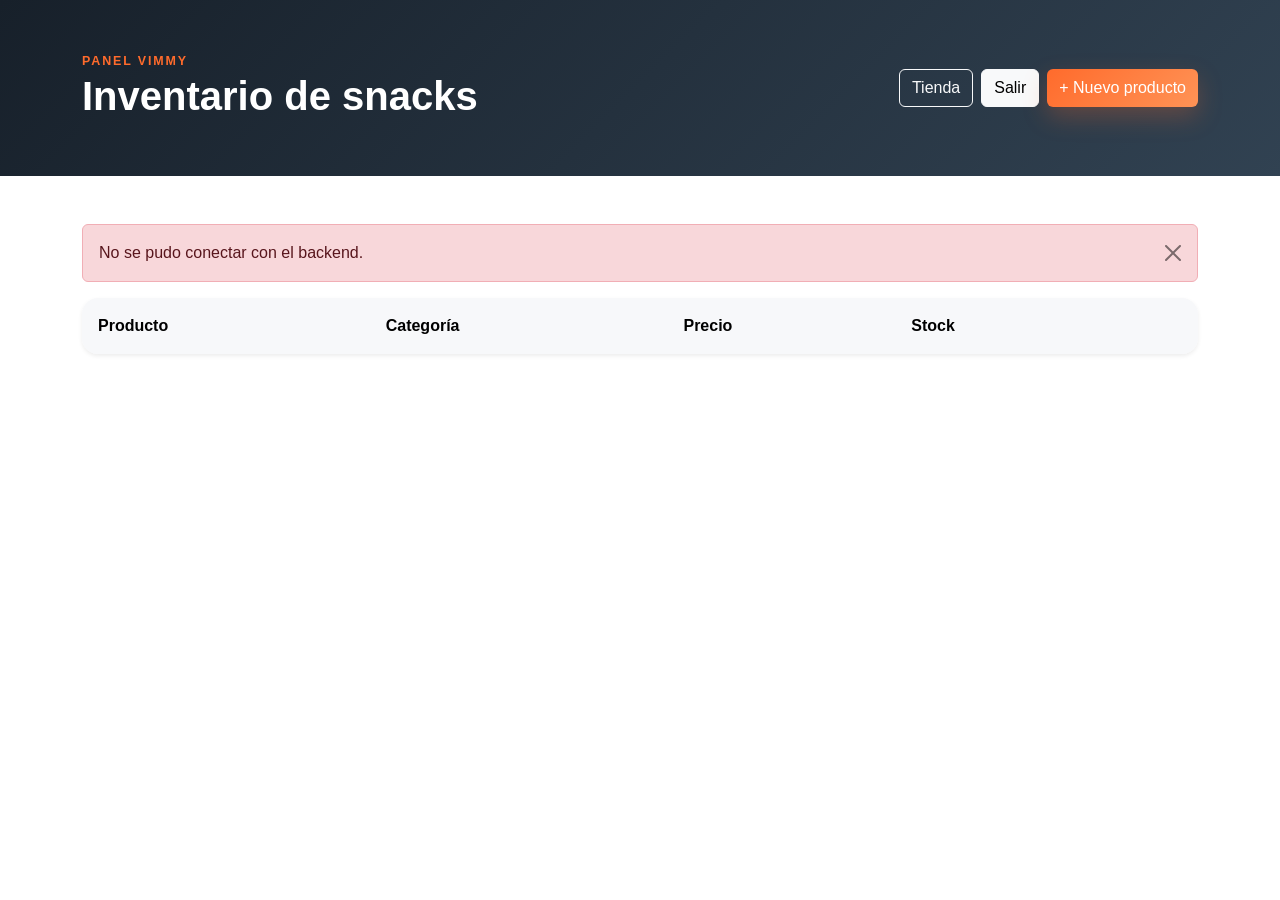
<file: proyectofull/admin.html>
<!doctype html><html lang="es"><head><meta charset="utf-8"><meta name="viewport" content="width=device-width,initial-scale=1"><title>Administración | Vimmy</title><link href="https://cdn.jsdelivr.net/npm/bootstrap@5.3.3/dist/css/bootstrap.min.css" rel="stylesheet"><link rel="stylesheet" href="https://cdn.jsdelivr.net/npm/bootstrap-icons@1.11.3/font/bootstrap-icons.css"><link rel="stylesheet" href="assets/css/styles.css"></head><body><section class="admin-heading text-white py-5"><div class="container d-flex flex-wrap justify-content-between align-items-center gap-3"><div><span class="eyebrow">PANEL VIMMY</span><h1 class="fw-bold">Inventario de snacks</h1></div><div class="d-flex gap-2"><a class="btn btn-outline-light" href="index.html">Tienda</a><button class="btn btn-light" onclick="logout()">Salir</button><button class="btn btn-vimmy" data-bs-toggle="modal" data-bs-target="#productModal" onclick="openCreate()">+ Nuevo producto</button></div></div></section><main class="container py-5"><div id="adminAlert"></div><div class="table-responsive bg-white shadow-sm rounded-4"><table class="table align-middle mb-0"><thead><tr><th>Producto</th><th>Categoría</th><th>Precio</th><th>Stock</th><th></th></tr></thead><tbody id="productsTable"></tbody></table></div></main>
<div class="modal fade" id="productModal"><div class="modal-dialog modal-lg"><div class="modal-content rounded-4"><div class="modal-header"><h5 id="modalTitle">Nuevo producto</h5><button class="btn-close" data-bs-dismiss="modal"></button></div><form id="productForm"><div class="modal-body"><input type="hidden" id="productId"><div class="row g-3"><div class="col-md-6"><label class="form-label">Nombre</label><input id="name" class="form-control" required></div><div class="col-md-6"><label class="form-label">Categoría</label><input id="category" class="form-control" required></div><div class="col-md-6"><label class="form-label">Precio</label><input id="price" type="number" class="form-control" required></div><div class="col-md-6"><label class="form-label">Stock</label><input id="stock" type="number" class="form-control" required></div><div class="col-12"><label class="form-label">Imagen URL</label><input id="image_url" class="form-control"></div><div class="col-12"><label class="form-label">Descripción</label><textarea id="description" class="form-control" rows="3"></textarea></div></div></div><div class="modal-footer"><button type="button" class="btn btn-light" data-bs-dismiss="modal">Cancelar</button><button class="btn btn-vimmy">Guardar</button></div></form></div></div></div>
<script src="https://cdn.jsdelivr.net/npm/bootstrap@5.3.3/dist/js/bootstrap.bundle.min.js"></script><script src="assets/js/config.js"></script><script src="assets/js/common.js"></script><script src="assets/js/admin.js"></script></body></html>
</file>
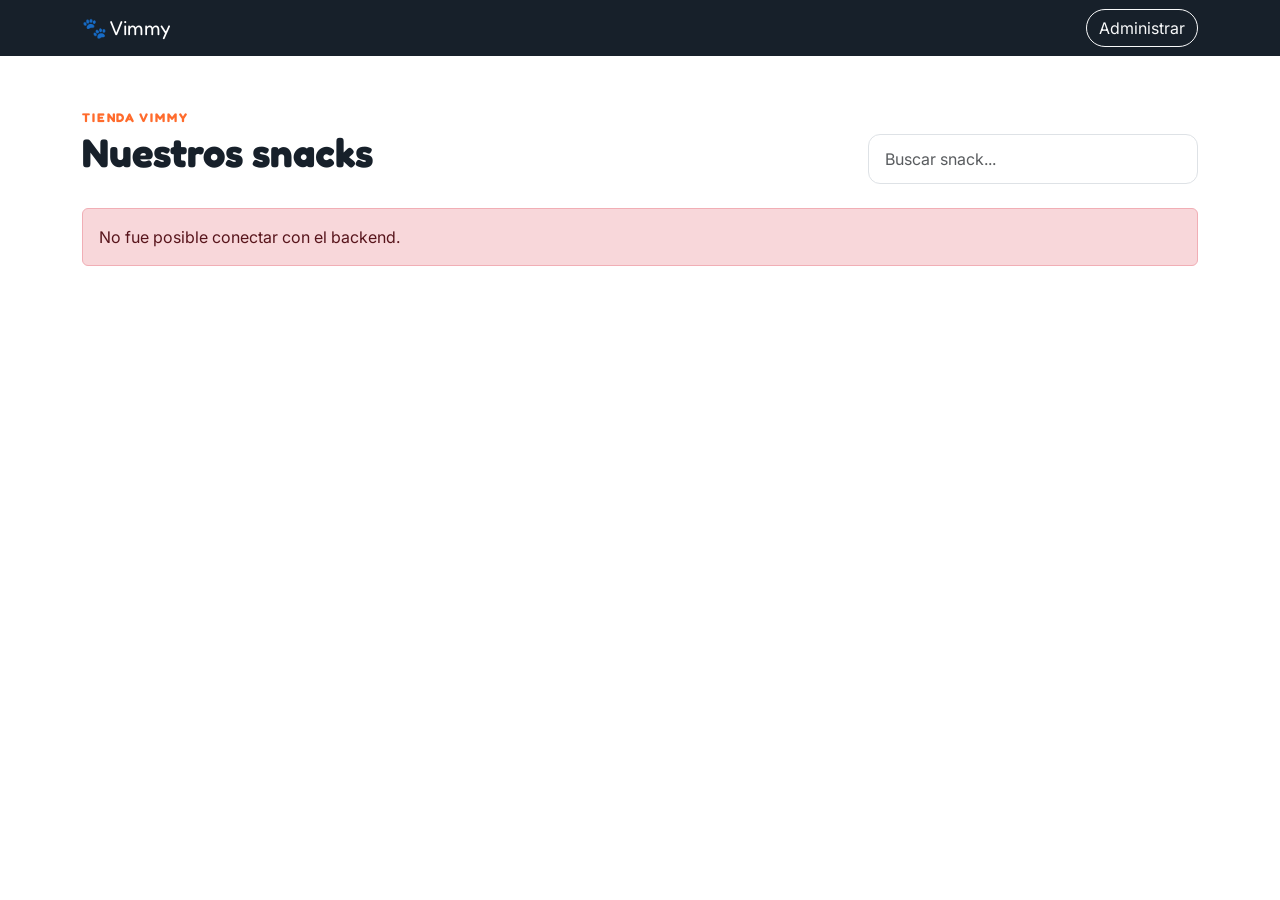
<file: proyectofull/catalogo.html>
<!doctype html><html lang="es"><head><meta charset="utf-8"><meta name="viewport" content="width=device-width,initial-scale=1"><title>Catálogo | Vimmy</title><link href="https://cdn.jsdelivr.net/npm/bootstrap@5.3.3/dist/css/bootstrap.min.css" rel="stylesheet"><link rel="stylesheet" href="https://cdn.jsdelivr.net/npm/bootstrap-icons@1.11.3/font/bootstrap-icons.css"><link href="https://fonts.googleapis.com/css2?family=Fredoka:wght@500;600;700&family=Inter:wght@400;500;600;700&display=swap" rel="stylesheet"><link rel="stylesheet" href="assets/css/styles.css"></head><body><nav class="navbar navbar-dark vimmy-nav"><div class="container"><a class="navbar-brand" href="index.html">🐾 Vimmy</a><a class="btn btn-outline-light rounded-pill" href="admin.html">Administrar</a></div></nav><main class="container py-5"><div class="d-flex flex-wrap justify-content-between align-items-end gap-3 mb-4"><div><span class="eyebrow">TIENDA VIMMY</span><h1 class="fw-bold">Nuestros snacks</h1></div><input id="search" class="form-control search-box" placeholder="Buscar snack..."></div><div id="alertArea"></div><div class="row g-4" id="productsGrid"></div></main><script src="assets/js/config.js"></script><script src="assets/js/common.js"></script><script src="assets/js/catalog.js"></script></body></html>
</file>
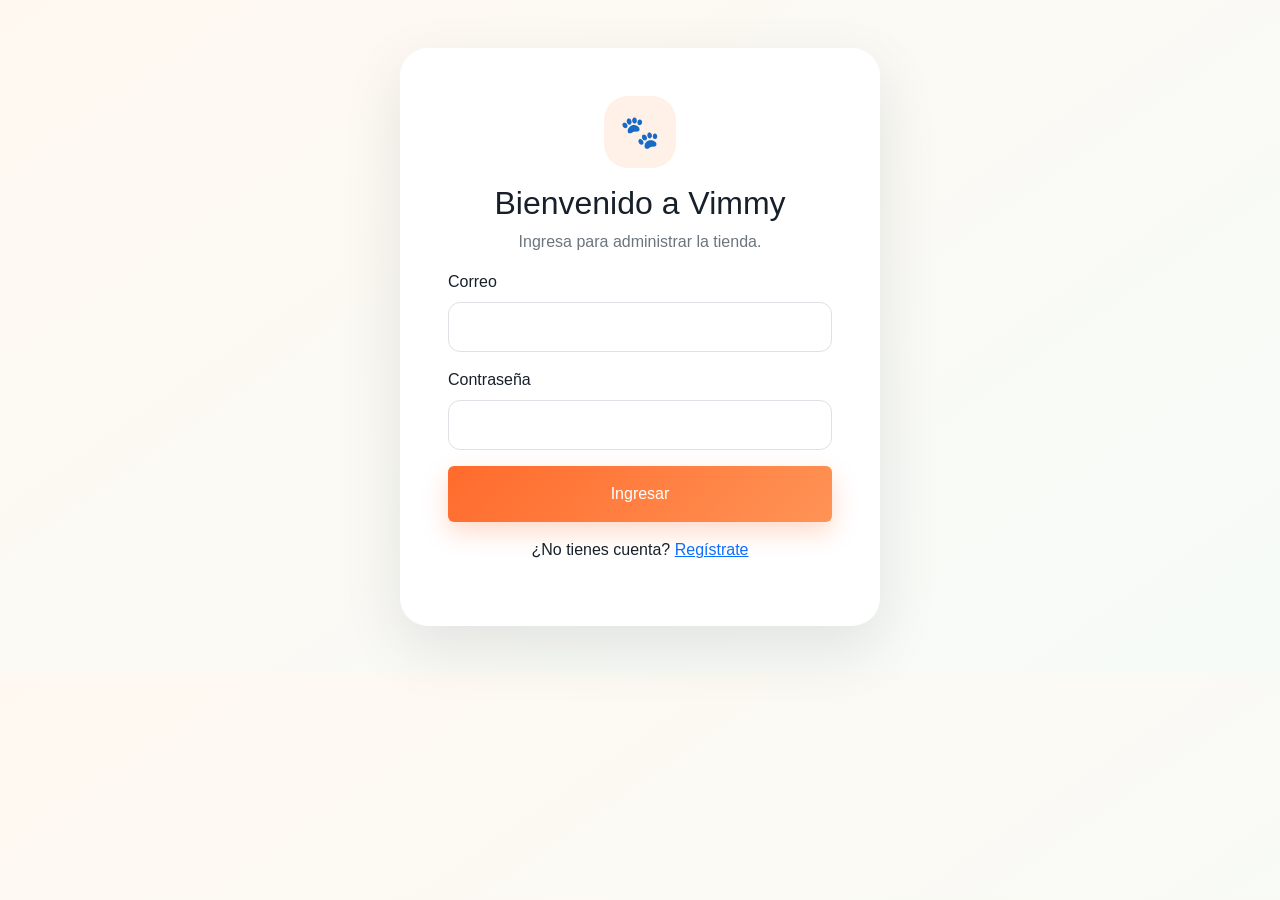
<file: proyectofull/login.html>
<!doctype html><html lang="es"><head><meta charset="utf-8"><meta name="viewport" content="width=device-width,initial-scale=1"><title>Ingresar | Vimmy</title><link href="https://cdn.jsdelivr.net/npm/bootstrap@5.3.3/dist/css/bootstrap.min.css" rel="stylesheet"><link rel="stylesheet" href="assets/css/styles.css"></head><body class="auth-section"><div class="container py-5"><div class="auth-card p-4 p-md-5 mx-auto" style="max-width:480px"><div class="auth-icon">🐾</div><h2 class="text-center mt-3">Bienvenido a Vimmy</h2><p class="text-center text-secondary">Ingresa para administrar la tienda.</p><div id="message"></div><form id="authForm" data-mode="login"><div class="mb-3"><label class="form-label">Correo</label><input id="email" type="email" class="form-control" required></div><div class="mb-3"><label class="form-label">Contraseña</label><input id="password" type="password" class="form-control" required></div><button class="btn btn-vimmy w-100 py-3">Ingresar</button></form><p class="text-center mt-3">¿No tienes cuenta? <a href="registro.html">Regístrate</a></p></div></div><script src="assets/js/config.js"></script><script src="assets/js/common.js"></script><script src="assets/js/auth.js"></script></body></html>
</file>
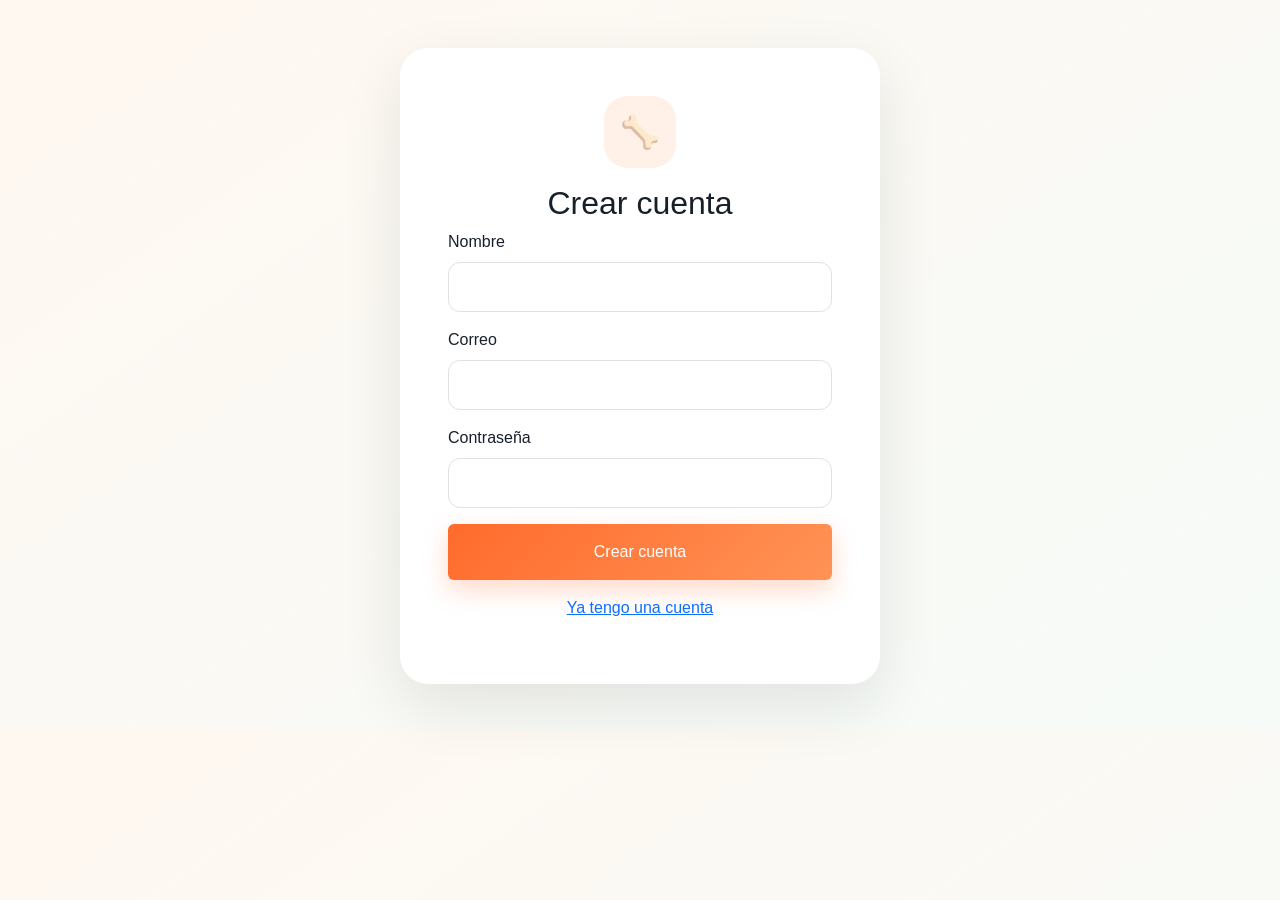
<file: proyectofull/registro.html>
<!doctype html><html lang="es"><head><meta charset="utf-8"><meta name="viewport" content="width=device-width,initial-scale=1"><title>Registro | Vimmy</title><link href="https://cdn.jsdelivr.net/npm/bootstrap@5.3.3/dist/css/bootstrap.min.css" rel="stylesheet"><link rel="stylesheet" href="assets/css/styles.css"></head><body class="auth-section"><div class="container py-5"><div class="auth-card p-4 p-md-5 mx-auto" style="max-width:480px"><div class="auth-icon">🦴</div><h2 class="text-center mt-3">Crear cuenta</h2><div id="message"></div><form id="authForm" data-mode="register"><div class="mb-3"><label class="form-label">Nombre</label><input id="name" class="form-control" required></div><div class="mb-3"><label class="form-label">Correo</label><input id="email" type="email" class="form-control" required></div><div class="mb-3"><label class="form-label">Contraseña</label><input id="password" type="password" minlength="6" class="form-control" required></div><button class="btn btn-vimmy w-100 py-3">Crear cuenta</button></form><p class="text-center mt-3"><a href="login.html">Ya tengo una cuenta</a></p></div></div><script src="assets/js/config.js"></script><script src="assets/js/common.js"></script><script src="assets/js/auth.js"></script></body></html>
</file>
<file: proyectofull/assets/css/styles.css>
:root{--orange:#ff6b2c;--orange2:#ff9356;--ink:#17202a;--cream:#fff8f1;--green:#2f9e71}*{box-sizing:border-box}body{font-family:Inter,sans-serif;color:var(--ink);background:#fff}.navbar-brand,h1,h2,h3,h4,.eyebrow{font-family:Fredoka,sans-serif}.vimmy-nav{background:#17202a}.brand-mark{display:grid;place-items:center;width:38px;height:38px;background:var(--orange);border-radius:14px}.eyebrow{font-size:.78rem;letter-spacing:.15em;color:var(--orange);font-weight:700}.hero-section{background:linear-gradient(135deg,#fff8f1 0%,#fff 55%,#effaf5 100%);overflow:hidden}.hero-section h1 span{color:var(--orange)}.btn-vimmy{background:linear-gradient(135deg,var(--orange),var(--orange2));color:#fff;border:0;box-shadow:0 10px 24px rgba(255,107,44,.25)}.btn-vimmy:hover{color:#fff;transform:translateY(-1px)}.hero-card{padding:20px}.hero-dog{height:520px;width:100%;object-fit:cover;position:relative;z-index:2;box-shadow:0 30px 80px rgba(23,32,42,.16)}.blob{position:absolute;width:90%;height:90%;background:var(--orange);border-radius:55% 45% 60% 40%;transform:rotate(9deg);right:0;top:8%;opacity:.14}.floating-card{position:absolute;z-index:3;background:#fff;border-radius:18px;padding:14px 16px;display:flex;gap:12px;box-shadow:0 18px 40px rgba(23,32,42,.14);min-width:210px}.floating-card span{font-size:1.6rem}.floating-card small,.floating-card strong{display:block}.fc-1{left:-15px;bottom:65px}.fc-2{right:-25px;top:55px}.mini-stats>div>div{background:#fff;padding:16px;border-radius:18px;box-shadow:0 8px 25px rgba(0,0,0,.05)}.mini-stats strong,.mini-stats span{display:block}.mini-stats span{font-size:.78rem;color:#6c757d}.feature-card{padding:28px;border:1px solid #edf0f2;border-radius:24px;box-shadow:0 12px 35px rgba(23,32,42,.05)}.feature-card i{font-size:2rem;color:var(--orange);display:inline-block;margin-bottom:18px}.footer-vimmy{background:#17202a;color:#dfe5e9}.product-card{border:0;border-radius:24px;overflow:hidden;box-shadow:0 12px 35px rgba(23,32,42,.08);transition:.2s}.product-card:hover{transform:translateY(-5px)}.product-card img{height:230px;object-fit:cover}.price{font-family:Fredoka;font-size:1.3rem;color:var(--orange)}.search-box{max-width:330px}.admin-heading{background:linear-gradient(135deg,#17202a,#314252)}.table thead th{background:#f7f8fa;border:0;padding:16px}.table tbody td{padding:16px}.thumb{width:54px;height:54px;object-fit:cover;border-radius:14px}.auth-section{min-height:72vh;background:linear-gradient(145deg,#fff8f1,#f6fbf8)}.auth-card{background:#fff;border-radius:28px;box-shadow:0 22px 60px rgba(23,32,42,.10)}.auth-icon{width:72px;height:72px;border-radius:24px;background:#fff1e8;display:grid;place-items:center;font-size:2rem;margin:auto}.form-control{border-radius:12px;padding:.75rem 1rem}.form-control:focus{border-color:#ff9b6c;box-shadow:0 0 0 .25rem rgba(255,107,44,.12)}@media(max-width:991px){.hero-dog{height:420px}.fc-2{right:0}.fc-1{left:0}}
</file>
